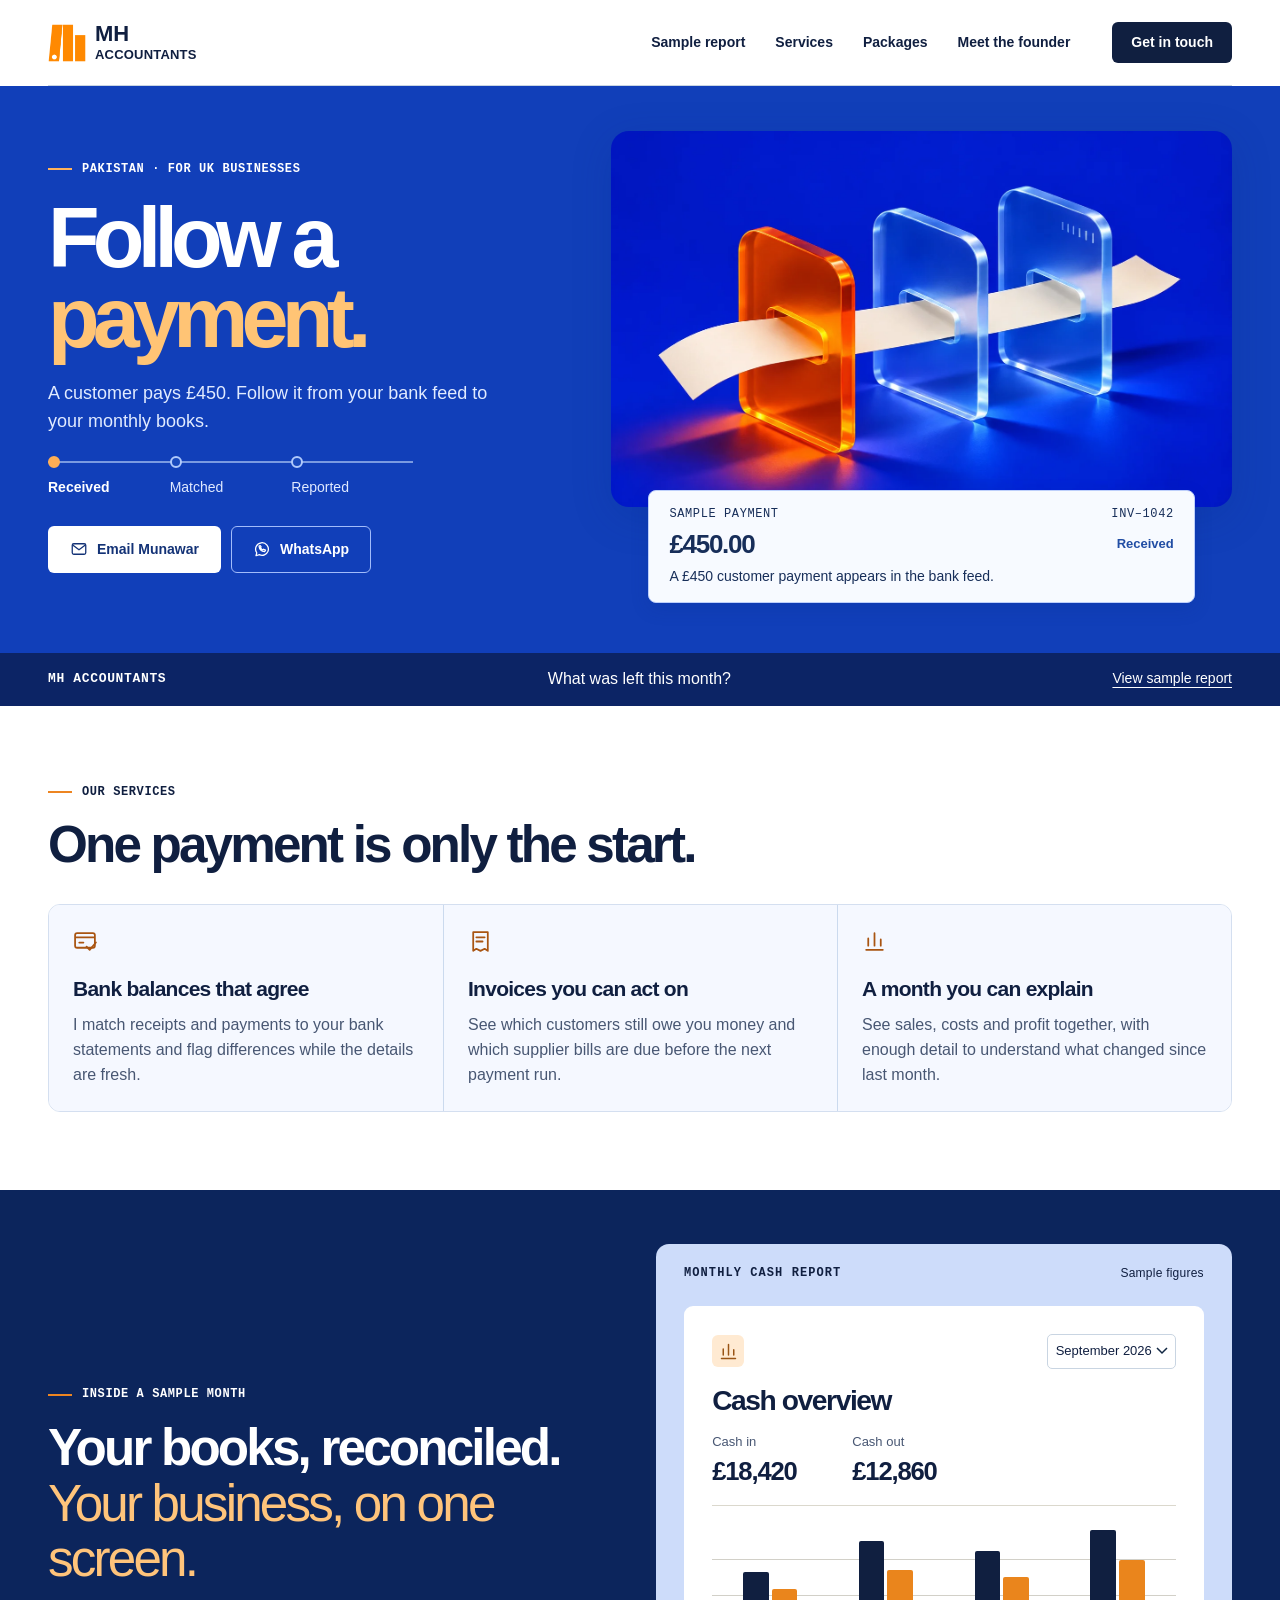
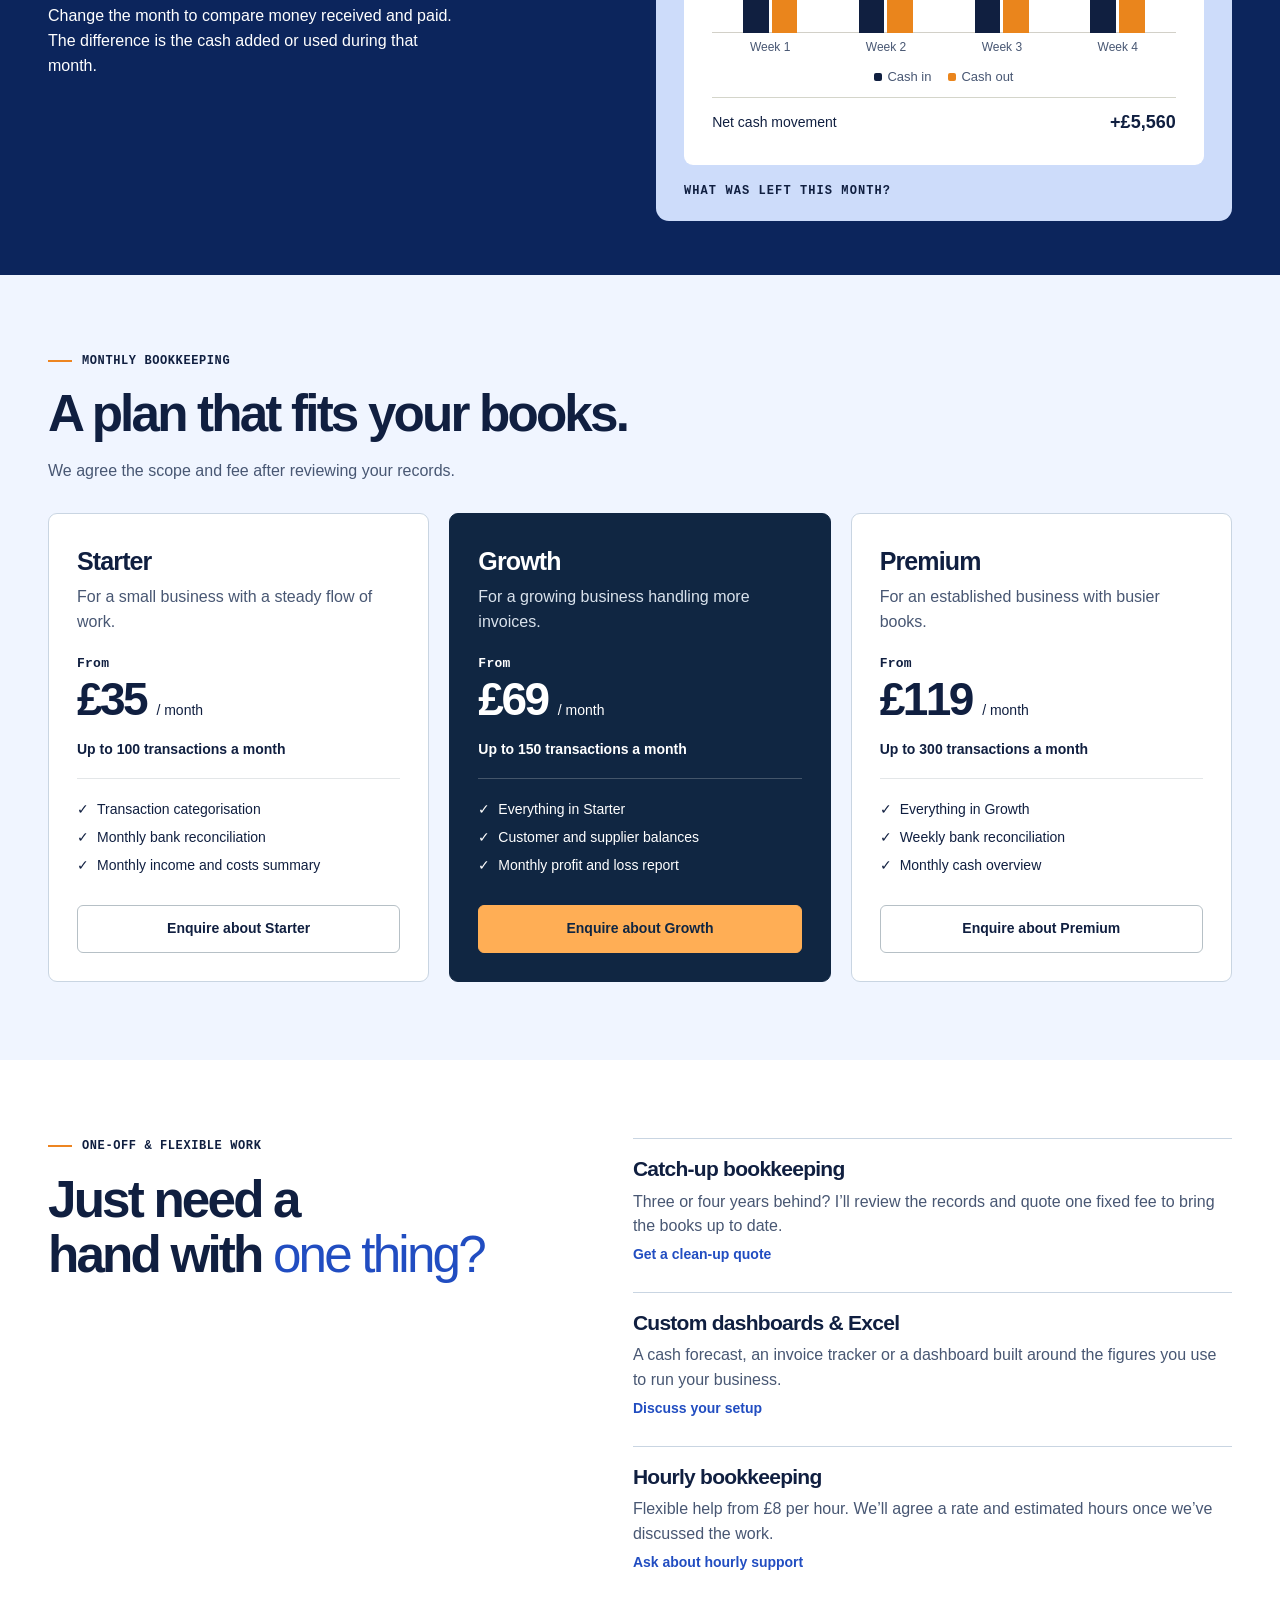
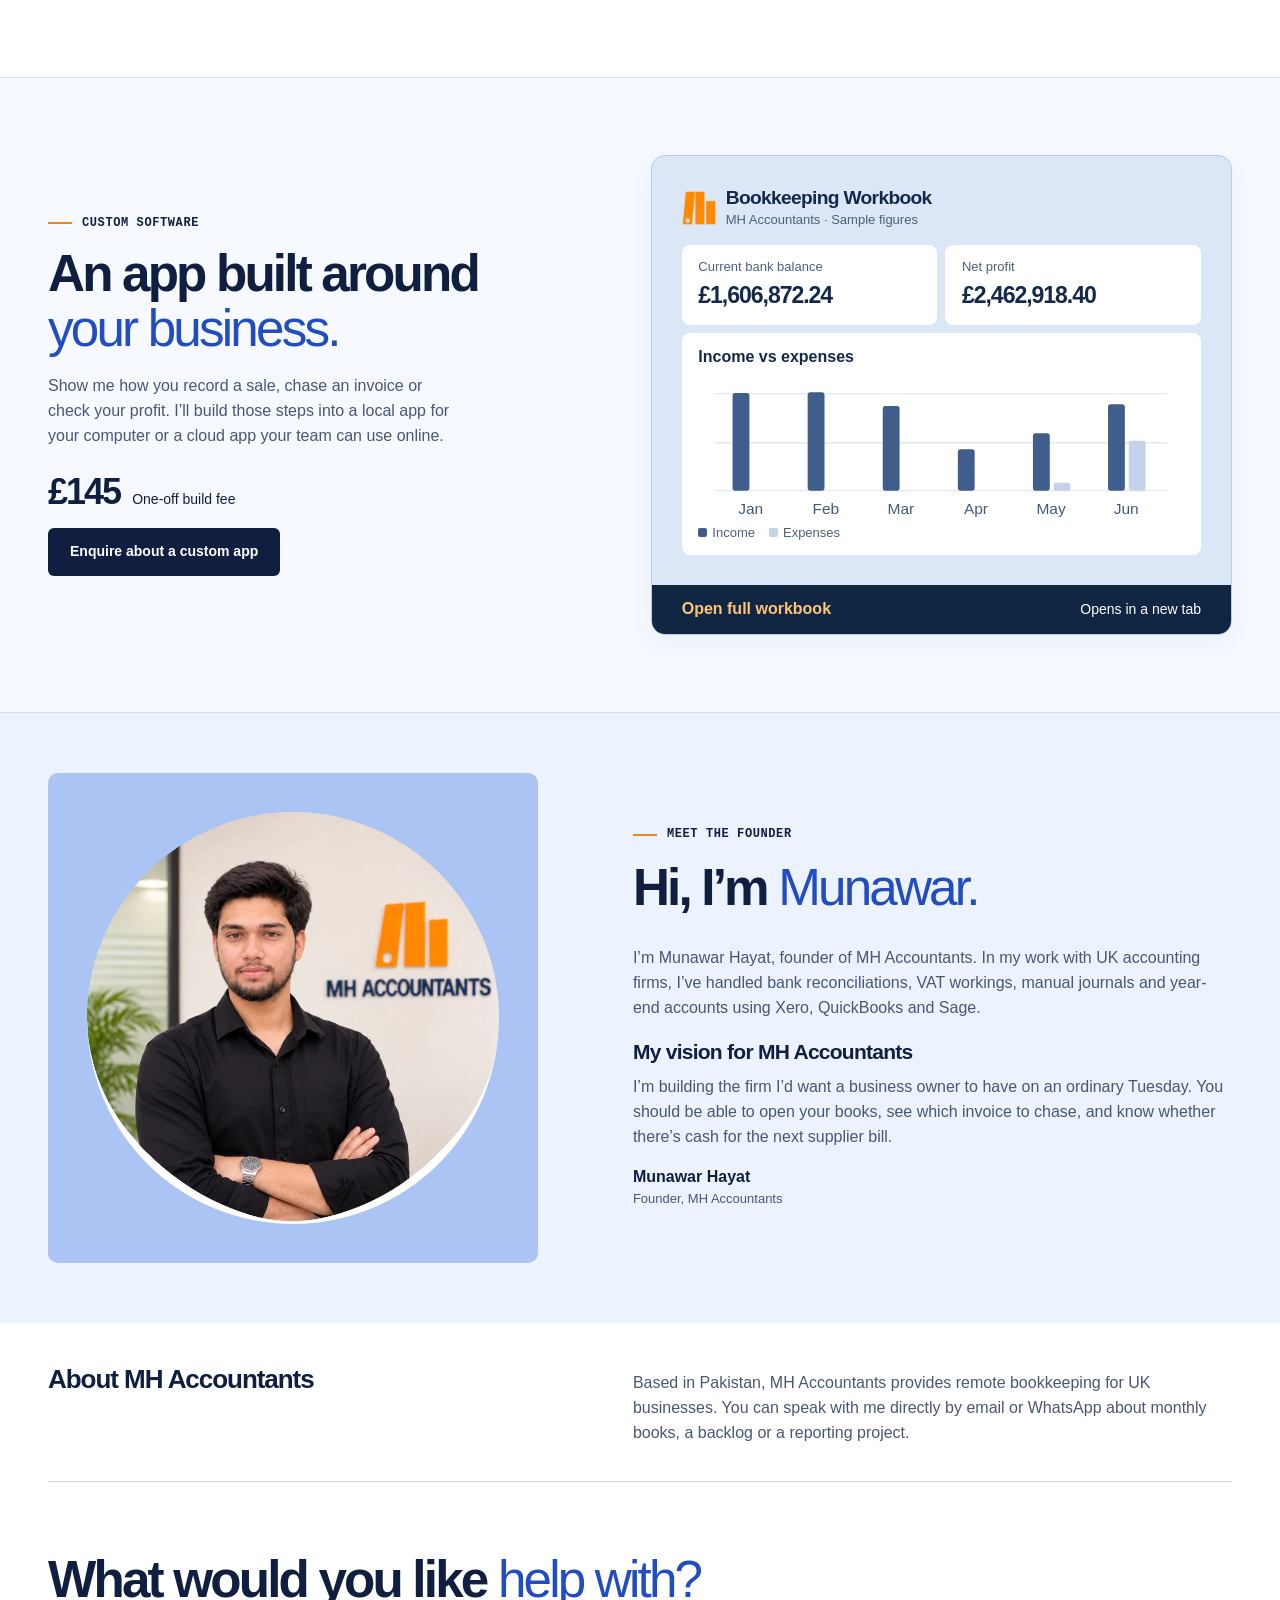
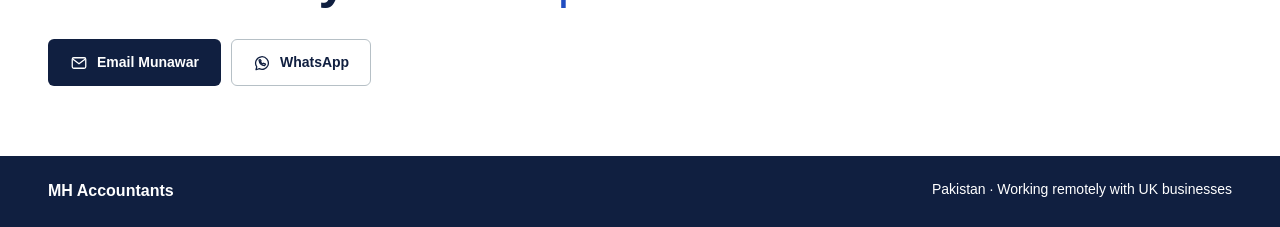
<file: index.html>
<!DOCTYPE html>
<html lang="en-GB"><head><meta charset="utf-8"><meta name="viewport" content="width=device-width,initial-scale=1"><meta name="theme-color" content="#112745"><title>MH Accountants | Follow a Payment</title><meta name="description" content="Remote bookkeeping for UK businesses from Pakistan. Explore monthly packages, catch-up projects and custom dashboards with Munawar Hayat."><link rel="icon" href="binders.png"><link rel="stylesheet" href="style.css"><link rel="stylesheet" href="theme.css"></head>
<body class="payment">
<a class="skip" href="#main">Skip to content</a>
<header class="wrap nav"><a href="#" class="brand" aria-label="MH Accountants home"><img src="binders.png" alt=""><span>MH<span>ACCOUNTANTS</span></span></a><nav aria-label="Main navigation"><a href="#example">Sample report</a><a href="#services">Services</a><a href="#packages">Packages</a><a href="#founder">Meet the founder</a></nav><button data-inquire="" class="btn navy small">Get in touch</button></header>
<main id="main">
<section class="stage"><div class="wrap stagegrid"><div class="stagecopy"><div class="eyebrow"><span class="rule"></span> Pakistan · For UK businesses</div><h1>Follow a<br><em>payment.</em></h1><p>A customer pays £450. Follow it from your bank feed to your monthly books.</p><div class="timeline" role="group" aria-label="Explore the sample payment"><button data-step="0" aria-pressed="true">Received</button><button data-step="1" aria-pressed="false">Matched</button><button data-step="2" aria-pressed="false">Reported</button></div><div class="actions"><a class="btn navy" data-direct="email"><span data-icon="mail"></span>Email Munawar</a><a class="btn outline" data-direct="wa"><span data-icon="chat"></span>WhatsApp</a></div></div><div class="payscene"><img src="scene.webp" alt="An orange payment slip passing through translucent ledger sheets"><div class="stagecard"><div class="cardhead"><span>Sample payment</span><span>INV–1042</span></div><div class="payrow"><strong id="stageamount">£450.00</strong><b id="stagestatus">Received</b></div><p id="stagedesc">A £450 customer payment appears in the bank feed.</p></div></div></div></section><div class="questionband"><div class="wrap"><strong>MH Accountants</strong><span id="rotateline">What came in this month?</span><a href="#example">View sample report</a></div></div><section id="services" class="wrap sect"><div class="eyebrow"><span class="rule"></span> Our services</div><h2 class="sectiontitle">One payment is only the start.</h2><div class="three services"><article><i data-icon="reconcile"></i><h3>Bank balances that agree</h3><p>I match receipts and payments to your bank statements and flag differences while the details are fresh.</p></article><article><i data-icon="invoice"></i><h3>Invoices you can act on</h3><p>See which customers still owe you money and which supplier bills are due before the next payment run.</p></article><article><i data-icon="bars"></i><h3>A month you can explain</h3><p>See sales, costs and profit together, with enough detail to understand what changed since last month.</p></article></div></section>
<section id="example"><div class="wrap reportgrid"><div><div class="eyebrow"><span class="rule"></span> Inside a sample month</div><h2 class="sectiontitle">Your books, reconciled.<br><em>Your business, on one screen.</em></h2><p>Change the month to compare money received and paid. The difference is the cash added or used during that month.</p></div><div class="board"><div class="boardhead"><span>Monthly cash report</span><span>Sample figures</span></div><div class="paper"><div class="paperhead"><span class="reporticon" data-icon="bars"></span><label><span class="sr">Sample month</span><select id="month"><option>July 2026</option><option>August 2026</option><option selected>September 2026</option></select></label></div><h3>Cash overview</h3><div class="metrics"><div><small>Cash in</small><b id="income">£18,420</b></div><div><small>Cash out</small><b id="spend">£12,860</b></div></div><div id="chart" role="img" aria-label="Weekly cash in and out"></div><div class="legend"><span>Cash in</span><span>Cash out</span></div><div class="net"><span>Net cash movement</span><strong id="net">+£5,560</strong></div></div><div class="boardfoot"><span id="question">What came in?</span></div></div></div></section><section id="packages" class="packages"><div class="wrap sect"><div class="eyebrow"><span class="rule"></span> Monthly bookkeeping</div><h2 class="sectiontitle">A plan that fits your books.</h2><p class="lead">We agree the scope and fee after reviewing your records.</p><div class="three plans">
<article><h3><button type="button" class="select-plan" data-plan="Starter package" aria-label="Select Starter package" aria-pressed="false">Starter</button></h3><p>For a small business with a steady flow of work.</p><div class="price"><span class="from">From </span>£35 <small>/ month</small></div><strong>Up to 100 transactions a month</strong><ul><li>Transaction categorisation</li><li>Monthly bank reconciliation</li><li>Monthly income and costs summary</li></ul><button class="btn outline" data-inquire="Starter package">Enquire about Starter</button></article>
<article class="featured"><h3><button type="button" class="select-plan" data-plan="Growth package" aria-label="Select Growth package" aria-pressed="true">Growth</button></h3><p>For a growing business handling more invoices.</p><div class="price"><span class="from">From </span>£69 <small>/ month</small></div><strong>Up to 150 transactions a month</strong><ul><li>Everything in Starter</li><li>Customer and supplier balances</li><li>Monthly profit and loss report</li></ul><button class="btn outline" data-inquire="Growth package">Enquire about Growth</button></article>
<article><h3><button type="button" class="select-plan" data-plan="Premium package" aria-label="Select Premium package" aria-pressed="false">Premium</button></h3><p>For an established business with busier books.</p><div class="price"><span class="from">From </span>£119 <small>/ month</small></div><strong>Up to 300 transactions a month</strong><ul><li>Everything in Growth</li><li>Weekly bank reconciliation</li><li>Monthly cash overview</li></ul><button class="btn outline" data-inquire="Premium package">Enquire about Premium</button></article></div></div></section>
<section class="wrap sect projects"><div><div class="eyebrow"><span class="rule"></span> One-off &amp; flexible work</div><h2 class="sectiontitle">Just need a<br>hand with <em>one thing?</em></h2></div><div class="rows"><article><h3>Catch-up bookkeeping</h3><p>Three or four years behind? I’ll review the records and quote one fixed fee to bring the books up to date.</p><button data-inquire="Catch-up bookkeeping">Get a clean-up quote</button></article><article><h3>Custom dashboards &amp; Excel</h3><p>A cash forecast, an invoice tracker or a dashboard built around the figures you use to run your business.</p><button data-inquire="Dashboards and Excel">Discuss your setup</button></article><article><h3>Hourly bookkeeping</h3><p>Flexible help from £8 per hour. We’ll agree a rate and estimated hours once we’ve discussed the work.</p><button data-inquire="Hourly support">Ask about hourly support</button></article></div></section>
<section id="custom-software" aria-labelledby="software-heading">
  <div class="wrap software-grid">
    <div class="software-copy">
      <div class="eyebrow"><span class="rule"></span> Custom software</div>
      <h2 id="software-heading" class="sectiontitle">An app built around <em>your business.</em></h2>
      <p>Show me how you record a sale, chase an invoice or check your profit. I’ll build those steps into a local app for your computer or a cloud app your team can use online.</p>
      <div class="software-offer"><strong>£145</strong><span>One-off build fee</span></div>
      <button type="button" class="btn navy" data-inquire="Custom software">Enquire about a custom app</button>
    </div>
    <a class="workbook-preview" href="bookkeeping-workbook.html" target="_blank" rel="noopener" aria-label="Open the full Bookkeeping Workbook demo in a new tab">
      <div class="workbook-sheet">
        <div class="workbook-head"><img src="binders.png" alt="" width="34" height="34"><div><strong>Bookkeeping Workbook</strong><small>MH Accountants · Sample figures</small></div></div>
        <div class="workbook-metrics"><div><span>Current bank balance</span><b>£1,606,872.24</b></div><div><span>Net profit</span><b>£2,462,918.40</b></div></div>
        <div class="workbook-chart"><strong>Income vs expenses</strong>
          <svg viewBox="0 0 350 112" aria-hidden="true"><path d="M0 12H350 M0 50H350 M0 87H350" stroke="#e3e9f3" fill="none"/><rect x="14" y="11.59" width="13" height="75.41" rx="2" fill="#3f5e8c"/><rect x="30" y="87.00" width="13" height="0.00" rx="2" fill="#c4d3ea"/><text x="28" y="105" text-anchor="middle">Jan</text><rect x="72" y="11.00" width="13" height="76.00" rx="2" fill="#3f5e8c"/><rect x="88" y="87.00" width="13" height="0.00" rx="2" fill="#c4d3ea"/><text x="86" y="105" text-anchor="middle">Feb</text><rect x="130" y="21.66" width="13" height="65.34" rx="2" fill="#3f5e8c"/><rect x="146" y="87.00" width="13" height="0.00" rx="2" fill="#c4d3ea"/><text x="144" y="105" text-anchor="middle">Mar</text><rect x="188" y="55.03" width="13" height="31.97" rx="2" fill="#3f5e8c"/><rect x="204" y="87.00" width="13" height="0.00" rx="2" fill="#c4d3ea"/><text x="202" y="105" text-anchor="middle">Apr</text><rect x="246" y="42.76" width="13" height="44.24" rx="2" fill="#3f5e8c"/><rect x="262" y="80.93" width="13" height="6.07" rx="2" fill="#c4d3ea"/><text x="260" y="105" text-anchor="middle">May</text><rect x="304" y="20.23" width="13" height="66.77" rx="2" fill="#3f5e8c"/><rect x="320" y="48.50" width="13" height="38.50" rx="2" fill="#c4d3ea"/><text x="318" y="105" text-anchor="middle">Jun</text></svg>
          <div class="workbook-key"><span>Income</span><span>Expenses</span></div>
        </div>
      </div>
      <span class="workbook-link"><strong>Open full workbook</strong><span>Opens in a new tab</span></span>
    </a>
  </div>
</section>
<section id="founder" class="founder"><div class="wrap foundergrid"><div class="portrait"><img src="munawar.webp" alt="Munawar Hayat, founder of MH Accountants" loading="lazy"></div><div><div class="eyebrow"><span class="rule"></span> Meet the founder</div><h2 class="sectiontitle">Hi, I’m <em>Munawar.</em></h2><p>I’m Munawar Hayat, founder of MH Accountants. In my work with UK accounting firms, I’ve handled bank reconciliations, VAT workings, manual journals and year-end accounts using Xero, QuickBooks and Sage.</p><h3>My vision for MH Accountants</h3><p>I’m building the firm I’d want a business owner to have on an ordinary Tuesday. You should be able to open your books, see which invoice to chase, and know whether there’s cash for the next supplier bill.</p><strong>Munawar Hayat</strong><small>Founder, MH Accountants</small></div></div></section>
<section class="aboutfirm wrap"><h2>About MH Accountants</h2><p>Based in Pakistan, MH Accountants provides remote bookkeeping for UK businesses. You can speak with me directly by email or WhatsApp about monthly books, a backlog or a reporting project.</p></section><section class="wrap close"><h2 class="sectiontitle">What would you like <em>help with?</em></h2><div class="actions"><a class="btn navy" data-direct="email"><span data-icon="mail"></span>Email Munawar</a><a class="btn outline" data-direct="wa"><span data-icon="chat"></span>WhatsApp</a></div></section></main>
<footer><div class="wrap"><b>MH Accountants</b><span>Pakistan · Working remotely with UK businesses</span></div></footer>
<aside id="prompt" hidden><button id="dismiss" aria-label="Dismiss enquiry invitation">×</button><strong>Looking for bookkeeping help?</strong><button data-inquire="" class="textbtn">Tell me what you need</button></aside>
<dialog id="enquiry" aria-labelledby="enquiryTitle"><button class="cross" aria-label="Close enquiry">×</button><div class="eyebrow"><span class="rule"></span> Contact Munawar</div><h2 id="enquiryTitle">How can I help?</h2><form><label for="service">What are you looking for?</label><select id="service"><option>Monthly bookkeeping</option><option>Starter package</option><option>Growth package</option><option>Premium package</option><option>Catch-up bookkeeping</option><option>Dashboards and Excel</option><option>Custom software</option><option>Hourly support</option><option>Something else</option></select><label for="detail" id="detailLabel"></label><textarea id="detail" rows="3" maxlength="900"></textarea><p>Your answers open as a draft for you to send.</p><div class="actions"><a class="btn navy" id="email"><span data-icon="mail"></span>Email</a><a class="btn outline" id="wa"><span data-icon="chat"></span>WhatsApp</a></div></form></dialog>
<script src="app.js"></script><script src="theme.js"></script></body></html>
</file>
<file: style.css>
:root{--ink:#102642;--muted:#52616e;--orange:#ff982a;--line:#d7dce0;--warm:#faf9f5;scroll-behavior:smooth}*{box-sizing:border-box}body{margin:0;font:16px/1.55 Inter,Arial,sans-serif;color:var(--ink);background:#fff}h1,h2,h3,p{margin:0}a{color:inherit;text-decoration:none}button,select,textarea{font:inherit;color:inherit}button,a,select{touch-action:manipulation}button{cursor:pointer}button{background:none;border:0}a:focus-visible,button:focus-visible,select:focus-visible,textarea:focus-visible{outline:3px solid #237aa2;outline-offset:4px}.wrap{width:min(1184px,calc(100% - 96px));margin:auto}.nav{display:flex;min-height:86px;align-items:center;gap:42px;border-bottom:1px solid var(--line)}.brand{display:inline-flex;gap:9px;align-items:center;margin-right:auto}.brand img{width:38px;height:38px}.brand>span{font-weight:800;line-height:.95;font-size:22px}.brand span span{display:block;font-size:13px;letter-spacing:.015em;margin-top:4px}nav{display:flex;gap:30px}nav a{font-size:14px;font-weight:600}nav a:hover,.rows button:hover,.textbtn:hover{text-decoration:underline}.btn{min-height:46px;display:inline-flex;align-items:center;justify-content:center;gap:9px;font-size:14px;font-weight:700;padding:12px 21px;border:1px solid transparent;border-radius:6px;cursor:pointer;transition:transform .15s}.btn:hover{transform:translateY(-2px)}.navy{background:var(--ink);color:white}.orange{background:var(--orange);color:var(--ink)}.outline{border-color:#b6c0c6;background:white;color:var(--ink)}.small{min-height:40px;padding:9px 18px}.btn svg{width:18px;height:18px;display:block}.hero{display:grid;grid-template-columns:1fr 1fr;gap:6%;align-items:center;padding-block:64px 60px}.eyebrow,.boardhead,.boardfoot,.toolsline>span{font:600 12px/1.4 'IBM Plex Mono','Courier New',monospace;letter-spacing:.09em;text-transform:uppercase}.eyebrow{display:flex;gap:10px;align-items:center}.rule{width:24px;height:2px;background:#ed8521;display:inline-block}.hero h1,.sectiontitle,dialog h2{font-family:'Instrument Serif',Georgia,serif;font-weight:400}.hero h1{font-size:clamp(66px,6.4vw,98px);letter-spacing:-.065em;line-height:.99;margin:24px 0 19px}.hero em,.sectiontitle em{font-weight:400;color:#a94c0f}.hero h2{font-size:clamp(21px,1.75vw,28px);letter-spacing:-.04em}.intro>p,.lead,.services p,.plans p,.rows p,.foundergrid p{color:var(--muted)}.intro>p{max-width:440px;margin:12px 0 22px}.actions{display:flex;gap:10px;flex-wrap:wrap}.byline{display:flex;gap:12px;align-items:center;width:fit-content;margin-top:26px;line-height:1.4}.byline img{width:46px;height:46px;border:1px solid #dacbb9;border-radius:50%}.byline strong,.byline small{display:block}.byline strong{font-size:14px}.byline small,.founder small{font-size:13px;color:var(--muted)}.board{padding:21px clamp(18px,2.2vw,35px);border-radius:13px;background-color:#ffc16c;background-image:linear-gradient(#d17d2336 1px,transparent 1px),linear-gradient(90deg,#d17d2336 1px,transparent 1px);background-size:24px 24px;overflow:hidden}.boardhead,.boardfoot{display:flex;align-items:center;justify-content:space-between;gap:10px}.boardhead span+span{font:500 12px/1.3 Arial,sans-serif;letter-spacing:.02em;text-transform:none}.paper{margin:24px auto 18px;background:#fffcf6;border:1px solid #b8a78b;border-radius:9px;box-shadow:5px 6px 0 #a9601b33;padding:clamp(16px,2.2vw,32px)}.paperhead{display:flex;align-items:center;justify-content:space-between}.reporticon{display:grid;place-items:center;color:#995415;background:#ffead2;width:32px;height:32px;border-radius:6px}.reporticon svg{width:21px}.paper h3{font-size:clamp(23px,2.2vw,31px);letter-spacing:-.05em;margin:10px 0}.metrics{display:flex;gap:12%;border-bottom:1px solid #dbd8cd;padding-bottom:13px}.metrics small,.metrics b{display:block}.metrics small,.legend{font-size:13px;color:var(--muted)}.metrics b{font-size:clamp(22px,2vw,31px);letter-spacing:-.045em}.paper select{font-size:13px;padding:6px 22px 6px 8px}select{appearance:none;border:1px solid var(--line);border-radius:5px;background:#fff url("data:image/svg+xml,%3Csvg xmlns='http://www.w3.org/2000/svg' width='12' height='8'%3E%3Cpath d='m1 1 5 5 5-5' fill='none' stroke='%23102642' stroke-width='1.5'/%3E%3C/svg%3E") no-repeat right 7px center}.chartcols{display:flex;justify-content:space-around;height:110px;margin-top:17px;background:repeating-linear-gradient(to top,#d2d0c8 0 1px,transparent 1px 33.33%)}.pair{height:100%;width:18%;display:flex;align-items:flex-end;gap:3px;justify-content:center}.pair i{width:31%;background:var(--ink);border-radius:2px 2px 0 0;transition:height .65s}.pair i+i{background:#ea851c}.weeks{display:flex;justify-content:space-around;font-size:12px;color:var(--muted);margin-top:5px}.legend{display:flex;justify-content:center;gap:17px;margin:10px 0}.legend span:before{content:'';height:8px;width:8px;display:inline-block;border-radius:2px;background:var(--ink);margin-right:5px}.legend span+span:before{background:#ea851c}.net{border-top:1px solid #d4d5ca;display:flex;align-items:center;justify-content:space-between;padding-top:11px;font-size:14px}.net strong{font-size:18px}.boardfoot button{font-size:12px;text-decoration:underline}.strip{border-block:1px solid var(--line);background:#fafaf8}.toolsline{display:flex;align-items:center;justify-content:space-between;gap:18px;padding-block:16px}.toolsline>span{color:var(--muted)}.toolsline b{font-size:22px;letter-spacing:-.055em;color:#435465}.toolsline .xero,.toolsline .sage{font-size:28px;font-weight:500}.sect{padding-block:78px}.sectiontitle{font-size:clamp(38px,4vw,60px);line-height:1.08;letter-spacing:-.055em;margin:17px 0 31px}.three{display:grid;grid-template-columns:repeat(3,1fr);gap:20px}.services article{border-top:1px solid var(--line);padding:20px 18px 0 0}.services i{color:#a95512}.services svg{width:25px}.services h3,.plans h3,.rows h3,.foundergrid h3{font-size:21px;letter-spacing:-.035em;margin:12px 0 7px}.packages,.founder{background:var(--warm)}.lead{margin:-14px 0 30px;max-width:650px}.plans article{display:flex;flex-direction:column;border:1px solid var(--line);border-radius:9px;padding:28px;background:#fff}.plans h3{font-size:25px;margin:0 0 4px}.price{font:46px/1.25 Georgia,serif;letter-spacing:-.055em;margin:22px 0 10px}.price small{font:14px Arial,sans-serif;letter-spacing:normal}.plans strong{font-size:14px}.plans ul{margin:18px 0 23px;padding:14px 0 0;list-style:none;border-top:1px solid #aab3b955}.plans li{font-size:14px;margin:6px 0}.plans li:before{content:'✓';margin-right:8px}.plans .btn{margin-top:auto}.plans .featured{background:var(--ink);color:white;border-color:var(--ink)}.featured p{color:#d9e2ec}.projects,.foundergrid{display:grid;grid-template-columns:.9fr 1.1fr;align-items:start;gap:8%}.rows article{border-top:1px solid var(--line);padding:14px 0 21px}.rows h3{margin:0 0 4px}.rows button,.textbtn{padding:5px 0;color:#96450f;font-weight:700;font-size:14px}.foundergrid{align-items:center;padding-block:60px}.portrait{display:grid;place-items:center;background:#eae1d1;border-radius:10px;padding:8%;background-image:repeating-linear-gradient(45deg,transparent 0 10px,#d8cbb670 10px 11px)}.portrait img{display:block;width:100%;border-radius:50%}.foundergrid p{margin-bottom:15px}.foundergrid strong,.foundergrid small{display:block}.close{padding-block:70px}.close .sectiontitle{margin-top:0}footer{background:var(--ink);color:#fff}footer .wrap{display:flex;justify-content:space-between;gap:18px;padding-block:23px}footer span{font-size:14px}dialog{width:min(465px,92vw);border:1px solid var(--line);border-radius:12px;color:var(--ink);padding:30px;box-shadow:0 20px 80px #0c1f3733}dialog::backdrop{background:#10264270}dialog h2{font-size:42px;line-height:1.2;margin:14px 0}dialog label{display:block;font-weight:600;margin:13px 0 5px}dialog select,textarea{width:100%;padding:10px 24px 10px 10px}textarea{resize:vertical;border:1px solid var(--line);border-radius:5px}form p{color:var(--muted);font-size:14px;margin:10px 0 15px}.cross,#dismiss{position:absolute;right:7px;top:4px;font-size:24px;width:34px;height:34px}.sr,.skip:not(:focus){position:absolute;width:1px;height:1px;overflow:hidden;clip-path:inset(50%)}#prompt{position:fixed;z-index:2;right:18px;bottom:18px;background:#fffdf8;box-shadow:0 8px 30px #10264222;border:1px solid #d8c4aa;border-radius:8px;padding:15px 42px 12px 18px}#prompt strong,#prompt .textbtn{display:block}#prompt strong{font-size:14px}#prompt .textbtn{font-size:13px}
@media(max-width:850px){.wrap{width:calc(100% - 48px)}.hero{gap:4%;padding-block:40px}.three{gap:12px}.plans article{padding:18px}.nav{gap:20px}nav{gap:16px}.board{padding:16px}.paper{margin:15px 0}.projects{gap:4%}}
@media(max-width:680px){.wrap{width:calc(100% - 36px)}.nav{min-height:65px}.nav nav{display:none}.hero,.projects,.foundergrid{grid-template-columns:1fr}.hero{gap:28px;padding-block:32px}.hero h1{font-size:69px;margin:18px 0 14px}.byline{margin-top:20px}.board{padding:17px 20px}.paper{padding:20px}.toolsline{gap:12px;flex-wrap:wrap;justify-content:space-between}.toolsline>span{width:100%}.toolsline b{font-size:18px}.sect,.close{padding-block:43px}.three{grid-template-columns:1fr;gap:20px}.plans article{padding:23px}.projects{gap:0}.foundergrid{gap:28px;padding-block:38px}.portrait{max-width:320px;width:100%;margin:auto}.foundergrid .sectiontitle{margin-bottom:16px}footer .wrap{display:grid}.boardfoot,.eyebrow{font-size:12px}.close .actions{flex-wrap:wrap}}
@media(prefers-reduced-motion:reduce){:root{scroll-behavior:auto}*,*:before{transition:none!important}}
</file>
<file: theme.css>
.stage{overflow:hidden}.stagegrid,.reportgrid{display:grid;grid-template-columns:1fr 1.05fr;align-items:center;gap:5%}.stagegrid{padding-block:54px}.stagecopy h1{font-size:clamp(64px,6.6vw,108px);line-height:.98;letter-spacing:-.065em;margin:22px 0}.stagecopy>p{max-width:445px;font-size:18px;line-height:1.55;margin:0 0 24px}.stagecopy .actions{margin-top:27px}.samplelink{display:inline-block;margin-top:22px;font-size:14px;font-weight:600;border-bottom:1px solid}.questionband .wrap{display:flex;justify-content:space-between;align-items:center;gap:18px;padding-block:14px}.questionband strong,.stagecard .cardhead,.receiptbrand,.receiptmeta,.checks,.receiptbottom,.replay,.samplelink,.from{font-family:'Courier Prime','Courier New',monospace}.questionband strong{font-size:13px;letter-spacing:.05em;text-transform:uppercase}.questionband a{font-size:14px;text-decoration:underline;text-underline-offset:4px}.reportgrid{padding-block:54px}.reportgrid p{max-width:410px}.reportgrid .sectiontitle{margin-bottom:18px}.from{display:block;font-size:13px;line-height:1.1;letter-spacing:.02em}.aboutfirm{display:grid;grid-template-columns:.9fr 1.1fr;align-items:baseline;gap:8%;padding-block:36px;border-bottom:1px solid var(--line)}.aboutfirm h2{font-size:26px;letter-spacing:-.04em}.aboutfirm p{color:var(--muted)}.eyebrow{letter-spacing:.05em}.stagecopy .eyebrow{font-size:12px}.desk{--ink:#223b32;--muted:#505f54;--line:#c9cabe;--warm:#efeee3;background:#fbf9f1}.desk .nav{border-color:#c6c7ba}.desk .brand img{mix-blend-mode:multiply}.desk .stage{background:#f6f3e8}.desk .stagegrid{padding-block:41px;grid-template-columns:.88fr 1.12fr}.desk .stagecopy h1{font-family:Georgia,serif;font-weight:400}.desk em{color:#7b482a}.deskscene{position:relative;isolation:isolate;display:grid;place-items:center;min-height:clamp(440px,35vw,545px);background:#8a9974 url('scene.webp') center/cover;border-radius:5px;overflow:hidden;padding:30px}.receipt{width:min(76%,350px);transform:rotate(-3deg);position:relative;background:#fffcf0;color:#24322a;padding:25px clamp(16px,2.4vw,34px) 22px;filter:drop-shadow(3px 7px 4px #1e271a22);box-shadow:4px 8px 15px #1e271a22;background-image:repeating-linear-gradient(0deg,transparent 0 2px,#655a3808 2px 3px)}.receipt:before,.receipt:after{content:'';position:absolute;left:0;right:0;height:9px;background:linear-gradient(135deg,transparent 33%,#fffcf0 33% 67%,transparent 67%) 0/12px 12px repeat-x}.receipt:before{top:-6px}.receipt:after{bottom:-6px;transform:rotate(180deg)}.receiptbrand{font-size:14px;font-weight:bold;letter-spacing:.08em}.receiptmeta{font-size:12px;border-bottom:1px dashed #879483;padding-bottom:10px}.receipt h2{font:700 clamp(25px,2.7vw,39px)/1.02 'Courier New',monospace;letter-spacing:-.085em;margin:18px 0 17px}.checks span{display:flex;align-items:center;gap:9px;line-height:1.9;font-size:clamp(14px,1.25vw,17px)}.checks span:before{content:'';width:15px;height:15px;border:1px solid #6b7568;display:inline-grid;place-items:center;font:bold 16px/1 Arial}.checks span.done:before{content:'✓';background:#e1ebcc;color:#344a26}.receiptbottom{display:flex;justify-content:space-between;gap:9px;flex-wrap:wrap;font-size:13px;border-top:1px dashed #879483;padding-top:9px;margin-top:17px}.replay{font-size:12px;text-decoration:underline;padding:7px 0 0}.desk .questionband{background:#293e32;color:#fbf8e8}.desk #example{background:#e4eadb}.desk .board{background:#b9c8a7;border:1px solid #96a88a}.desk .paper,.desk .plans article{border-radius:2px}.desk .plans article{border-top:3px solid #a9987e}.desk .plans .featured{background:#344b3a;color:white;border-color:#344b3a}.desk .plans .price{font-family:'Courier New',monospace;font-size:39px}.desk .board .paper{box-shadow:3px 4px 0 #84947370}.desk .services article{border-top:1px dashed #9da58e}.desk .portrait{background:#c9d2ba}.desk .navy{background:#2a4134}.desk .projects .sectiontitle{font-style:italic}
.payment{--ink:#101f40;--muted:#485773;--line:#c9d5e2;--warm:#f0f5ff}.payment .stage{background:#113fb9;color:white}.payment .stagegrid{padding-block:45px 50px;grid-template-columns:.93fr 1.07fr;gap:2%}.payment .stagecopy{z-index:1}.payment .stagecopy h1{font-family:Inter,Arial,sans-serif;font-weight:750;letter-spacing:-.08em;line-height:.94}.payment .stagecopy h1 em{font-style:normal;color:#ffc475}.payment .stagecopy>p{color:#e1ebff}.payment .stage .rule{background:#ffb25a}.payment .stage .navy{background:white;color:#133276}.payment .stage .outline{background:transparent;color:white;border-color:#a2bcfb}.timeline{display:flex;gap:0;width:min(365px,100%);margin:25px 0}.timeline button{position:relative;flex:1;text-align:left;padding:14px 0 0;color:#e0eaff;font-size:14px;border-top:2px solid #7a9ae1}.timeline button:before{content:'';position:absolute;left:0;top:-7px;width:8px;height:8px;border-radius:50%;border:2px solid #b0c9fb;background:#1949bd}.timeline button[aria-pressed=true]{color:#fff;font-weight:700}.timeline button[aria-pressed=true]:before{background:#ffae55;border-color:#ffae55}.payscene{position:relative;align-self:stretch;display:flex;flex-direction:column;justify-content:center}.payscene img{width:100%;display:block;aspect-ratio:1.65;object-fit:cover;border-radius:18px;box-shadow:0 10px 40px #03288330}.stagecard{margin:-17px 6% 0;position:relative;padding:14px 20px;background:#f7faff;color:#172e59;border:1px solid #bdcffb;border-radius:8px;box-shadow:0 6px 18px #082c8729}.cardhead,.payrow{display:flex;align-items:center;justify-content:space-between;gap:16px}.cardhead{font-size:12px;text-transform:uppercase;letter-spacing:.05em}.payrow strong{font-size:26px;letter-spacing:-.05em}.payrow b{color:#214da4;font-size:13px}.stagecard p{font-size:14px;margin-top:2px}.payment .questionband{background:#0c2465;color:white}.payment .sectiontitle,.payment dialog h2{font-family:Inter,Arial,sans-serif;font-weight:650}.payment .sectiontitle em{color:#214dc1;font-style:normal}.payment .services{gap:0;border:1px solid #d4dff0;border-radius:12px;overflow:hidden}.payment .services article{padding:24px;border:0;background:#f5f8ff}.payment .services article+article{border-left:1px solid #cbdaee}.payment #example{background:#0c255c;color:white}.payment #example em{color:#ffc47b}.payment .board{background:#cddcfa;color:var(--ink)}.payment .paper{background:#fff;box-shadow:none;border:none}.payment .plans .featured{background:#1744b6}.payment .plans .price{font-family:Inter,Arial,sans-serif;font-weight:650}.payment .portrait{background:#abc4f4}.payment .rows button{color:#214dc1}.payment .founder{background:#edf2ff}
@media(max-width:900px){.nav{gap:16px}.nav nav{gap:14px}.desk .stagegrid,.payment .stagegrid{gap:22px}.deskscene{padding:14px}.receipt{width:85%}.stagecopy h1{font-size:clamp(52px,7vw,75px)}}
@media(max-width:700px){.nav nav{display:none}.desk .stagegrid,.payment .stagegrid,.reportgrid,.aboutfirm{grid-template-columns:1fr}.stagegrid,.desk .stagegrid,.payment .stagegrid{padding-block:30px;gap:24px}.stagecopy h1{font-size:clamp(54px,12vw,78px);margin:17px 0}.stagecopy>p{font-size:16px}.stagecopy .actions{margin-top:19px}.deskscene{min-height:360px}.receipt{max-width:280px;padding:19px 24px}.receipt h2{font-size:30px}.payscene img{aspect-ratio:1.9}.stagecard{padding:12px 15px;margin-top:-7px}.questionband .wrap{gap:8px;flex-wrap:wrap}.questionband strong{display:none}.questionband span,.questionband a{font-size:13px}.reportgrid{padding-block:36px;gap:20px}.payment .services article+article{border-left:0;border-top:1px solid #cbd9ee}.aboutfirm{gap:8px}.stagecopy .eyebrow{font-size:11px}.receiptbottom{font-size:12px}}

.payment .plans article { position: relative; }
.payment .plans article { cursor: pointer; }
.payment .plans .select-plan { color: inherit; font: inherit; letter-spacing: inherit; padding: 0; }
.payment .plans .btn:hover { transform: none; }
.payment .plans .featured { background: #102642; border-color: #102642; }
.payment .plans .featured .btn { color: #102642; background: #ffae55; border-color: #ffae55; }
.payment .plans article:focus-within { outline: 2px solid #4777be; outline-offset: 3px; }

#custom-software { background: #f6f9ff; border-block: 1px solid #d5dfed; }
.software-grid { display: grid; grid-template-columns: .95fr 1.05fr; gap: clamp(28px, 6vw, 90px); align-items: center; padding-block: clamp(44px, 6vw, 82px); }
.software-copy p { color: var(--muted); max-width: 47ch; }
.software-copy .sectiontitle { margin-block: 14px 18px; }
.software-offer { display: flex; align-items: baseline; gap: 12px; margin: 22px 0 16px; }
.software-offer strong { font-size: 2.25rem; letter-spacing: -.055em; line-height: 1.15; }
.software-offer span, .workbook-link span { font-size: .875rem; }
.workbook-preview { display: block; min-width: 0; border: 1px solid #bacbe3; border-radius: 14px; background: #dbe6f7; overflow: hidden; box-shadow: 0 8px 26px #112c5d0d; }
.workbook-sheet { padding: clamp(16px, 3vw, 30px); color: #14284b; }
.workbook-head { display: flex; gap: 10px; align-items: center; margin-bottom: 15px; }
.workbook-head strong, .workbook-head small, .workbook-metrics span, .workbook-metrics b { display: block; }
.workbook-head strong { font-size: 1.2rem; line-height: 1.25; letter-spacing: -.035em; }
.workbook-head small, .workbook-metrics span, .workbook-key { color: #4b607c; font-size: .8125rem; }
.workbook-metrics { display: grid; grid-template-columns: repeat(2, minmax(0, 1fr)); gap: 8px; }
.workbook-metrics > div, .workbook-chart { background: white; border-radius: 8px; padding: 12px clamp(10px, 1.3vw, 18px); }
.workbook-metrics b { font-size: clamp(1rem, 1.8vw, 1.5rem); font-variant-numeric: tabular-nums; letter-spacing: -.045em; }
.workbook-chart { margin-top: 8px; }
.workbook-chart svg { display: block; width: 100%; max-height: 145px; margin: 8px auto 0; }
.workbook-chart svg text { font: 12px Arial, sans-serif; fill: #455976; }
.workbook-key, .workbook-link { display: flex; align-items: center; gap: 14px; }
.workbook-key span::before { content: ''; display: inline-block; width: 9px; height: 9px; background: #3f5e8c; border-radius: 2px; margin-right: 5px; }
.workbook-key span + span::before { background: #c4d3ea; }
.workbook-link { justify-content: space-between; flex-wrap: wrap; gap: 4px 12px; background: #102642; color: white; padding: 12px clamp(16px, 3vw, 30px); }
.workbook-link strong { color: #ffc475; }
.workbook-preview:hover .workbook-link strong, .workbook-preview:focus-visible .workbook-link strong { text-decoration: underline; text-underline-offset: 4px; }
@media (max-width: 800px) { .software-grid { grid-template-columns: minmax(0, 1fr); } }
@media (max-width: 380px) { .workbook-metrics { grid-template-columns: 1fr; } }
</file>
